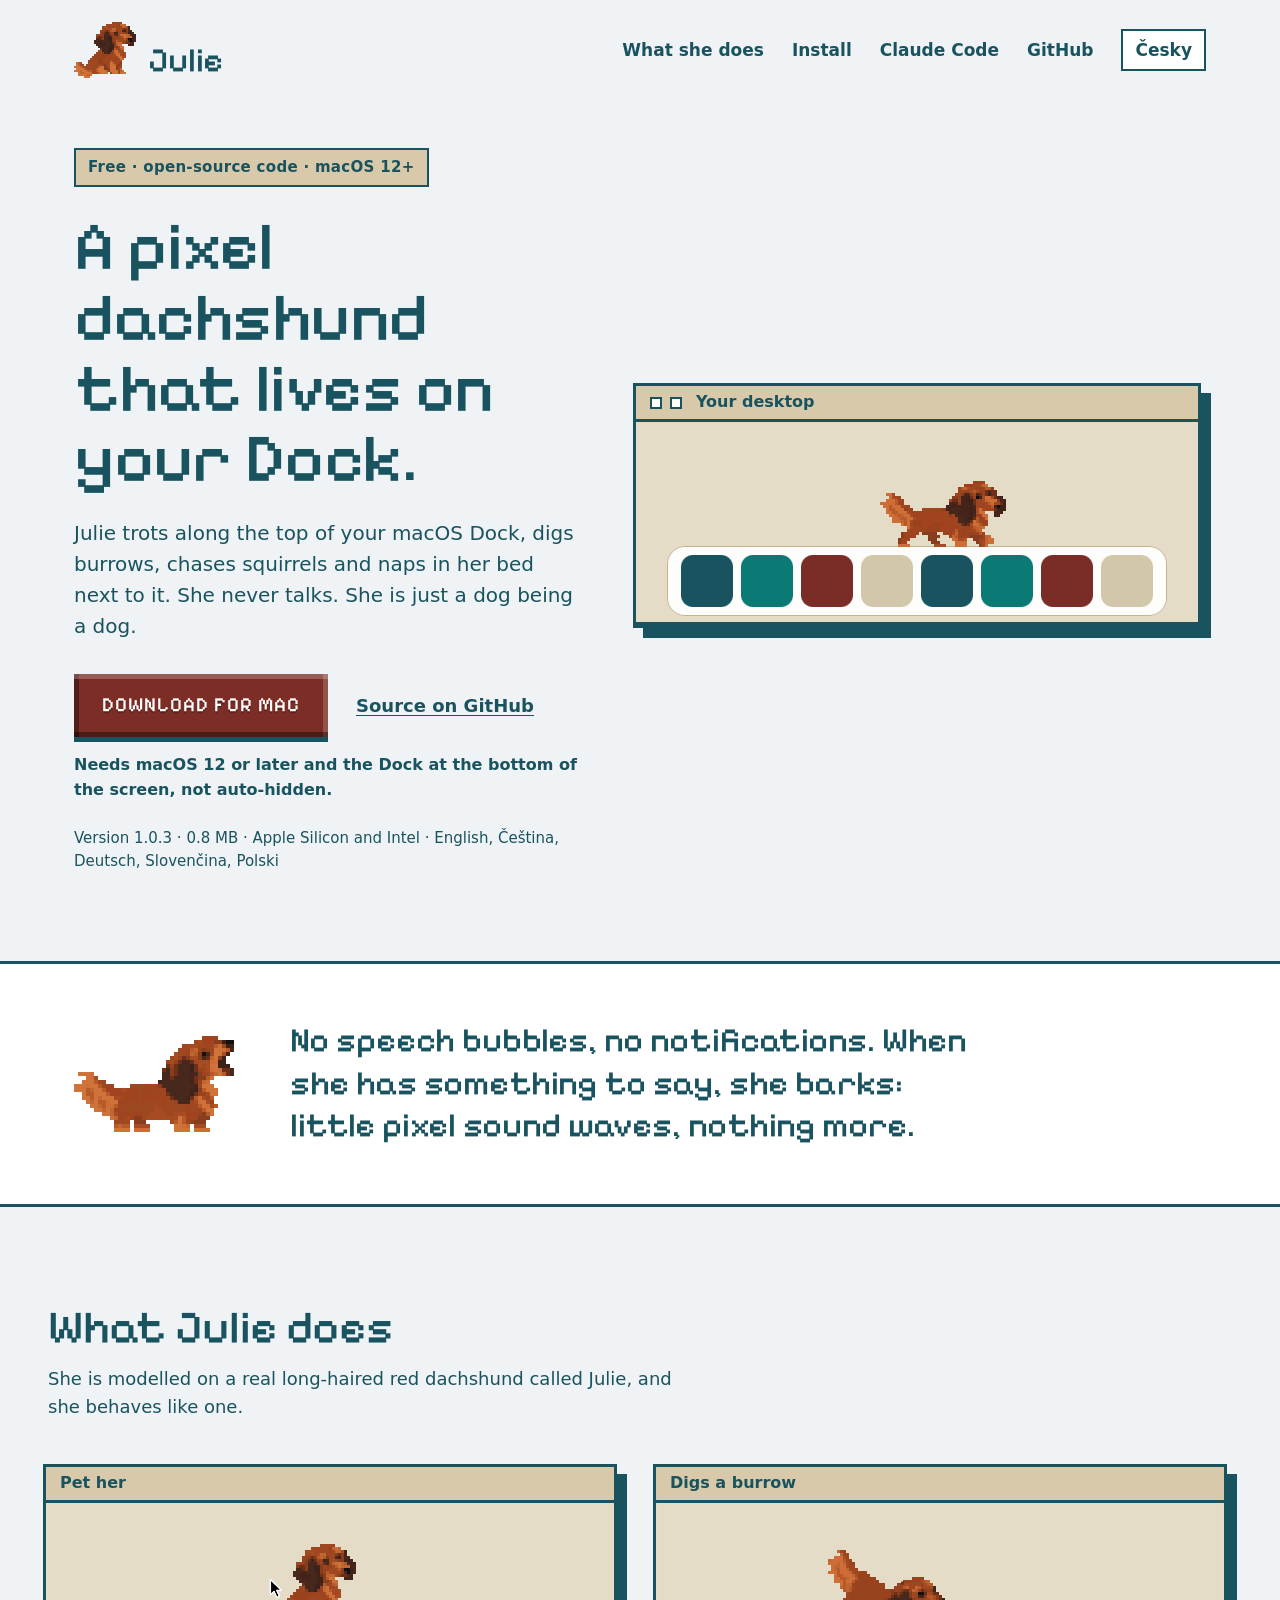
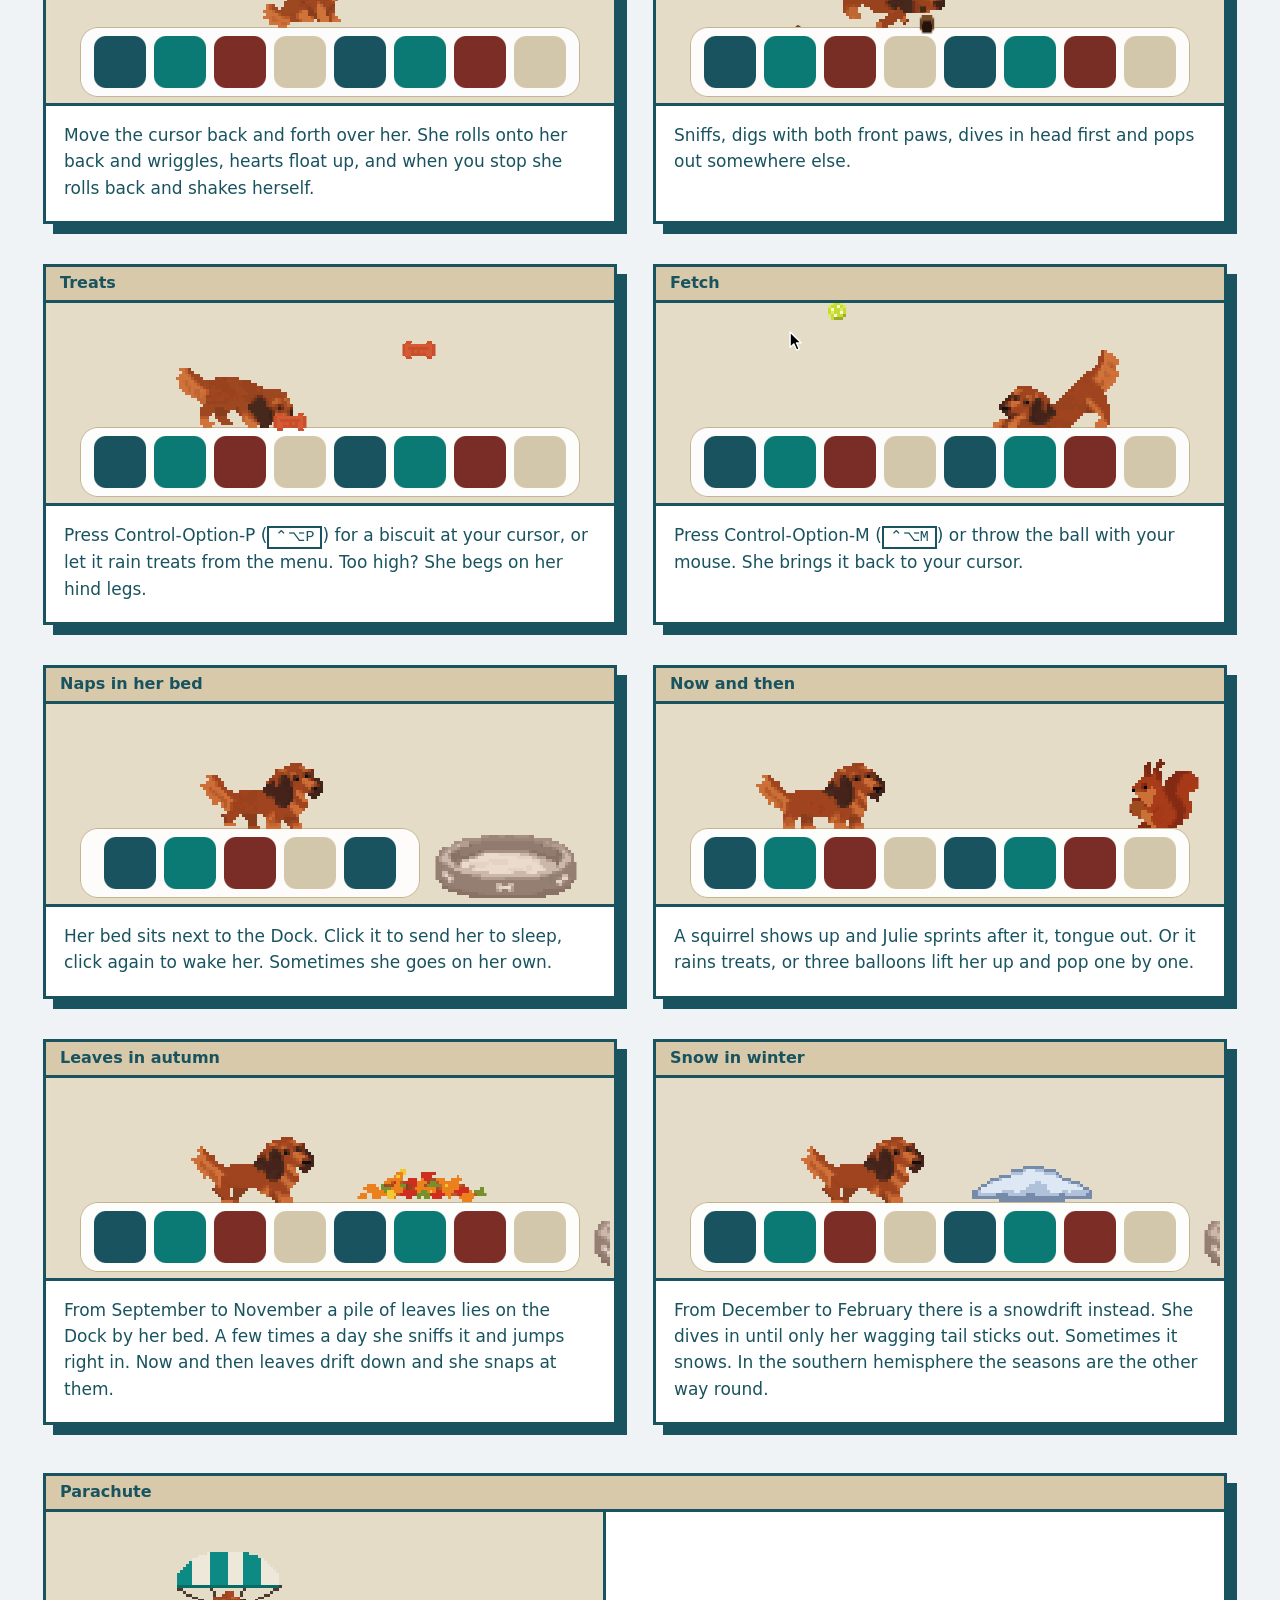
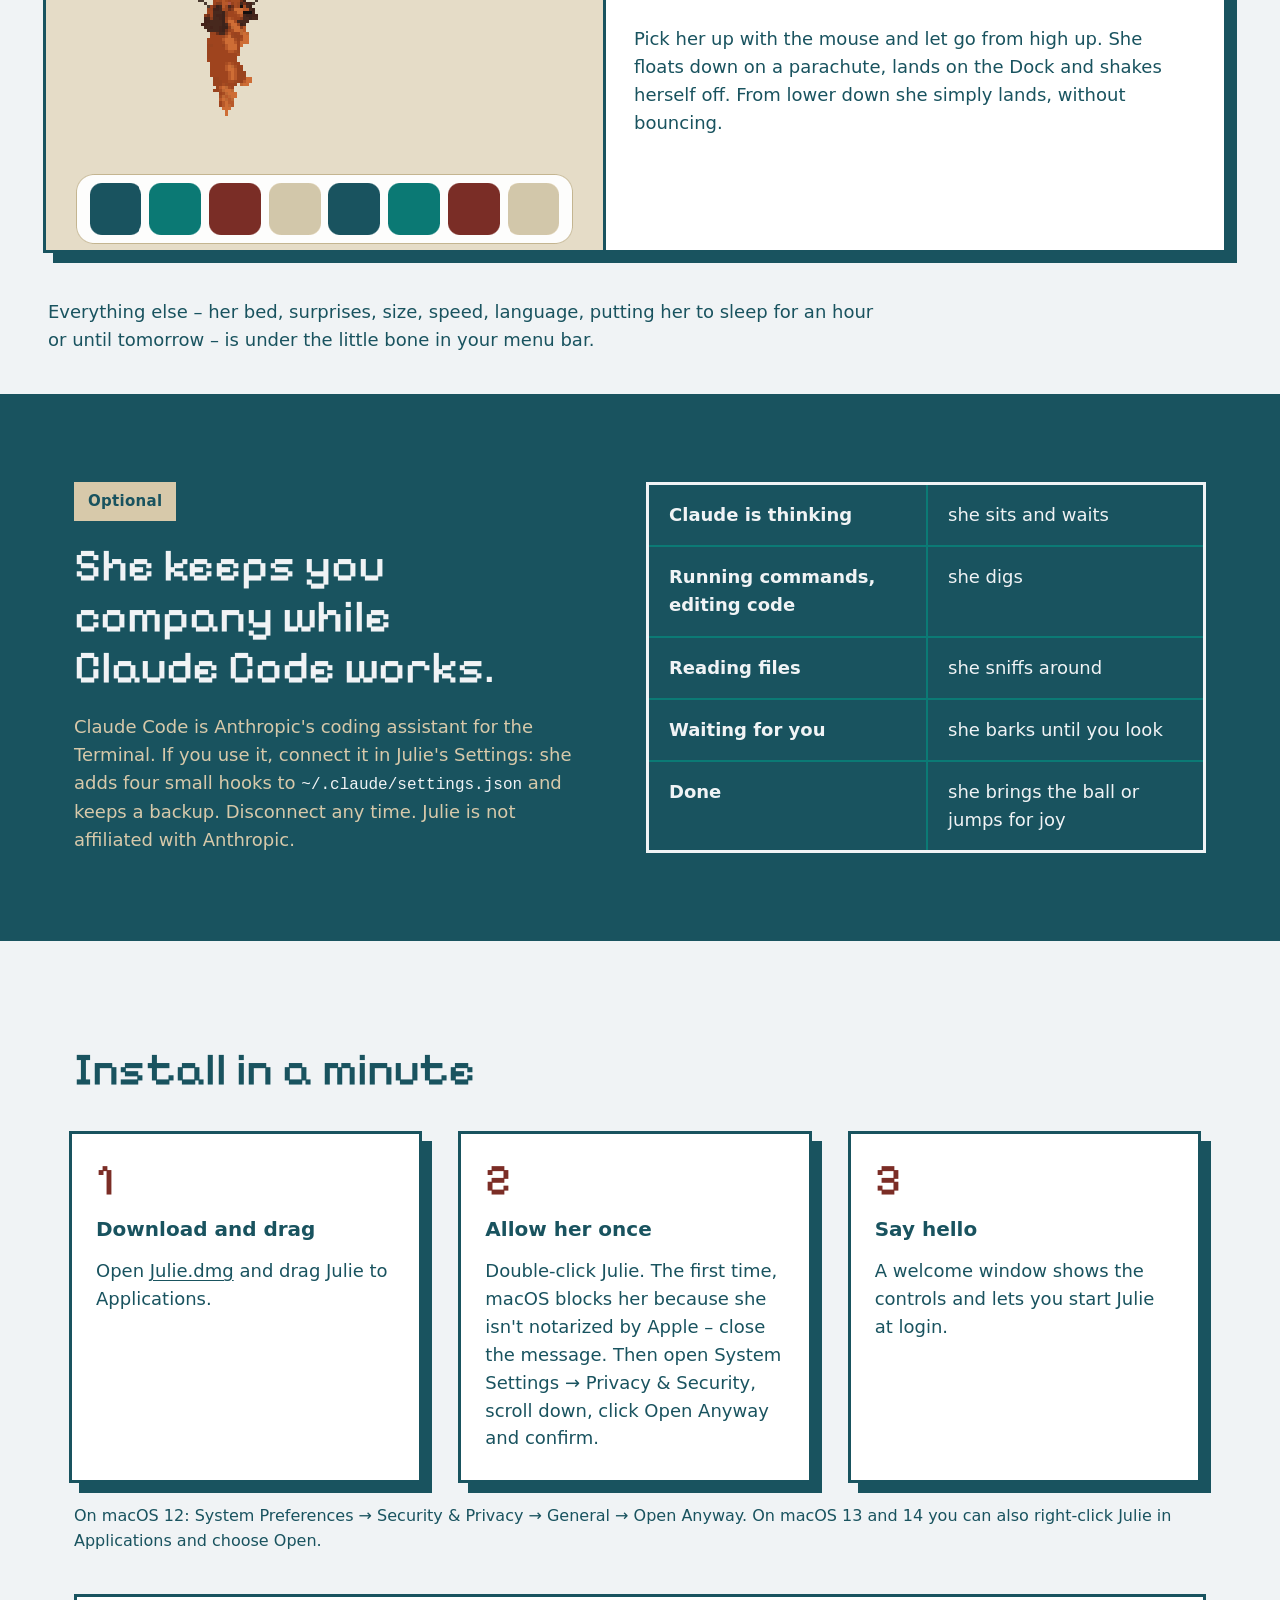
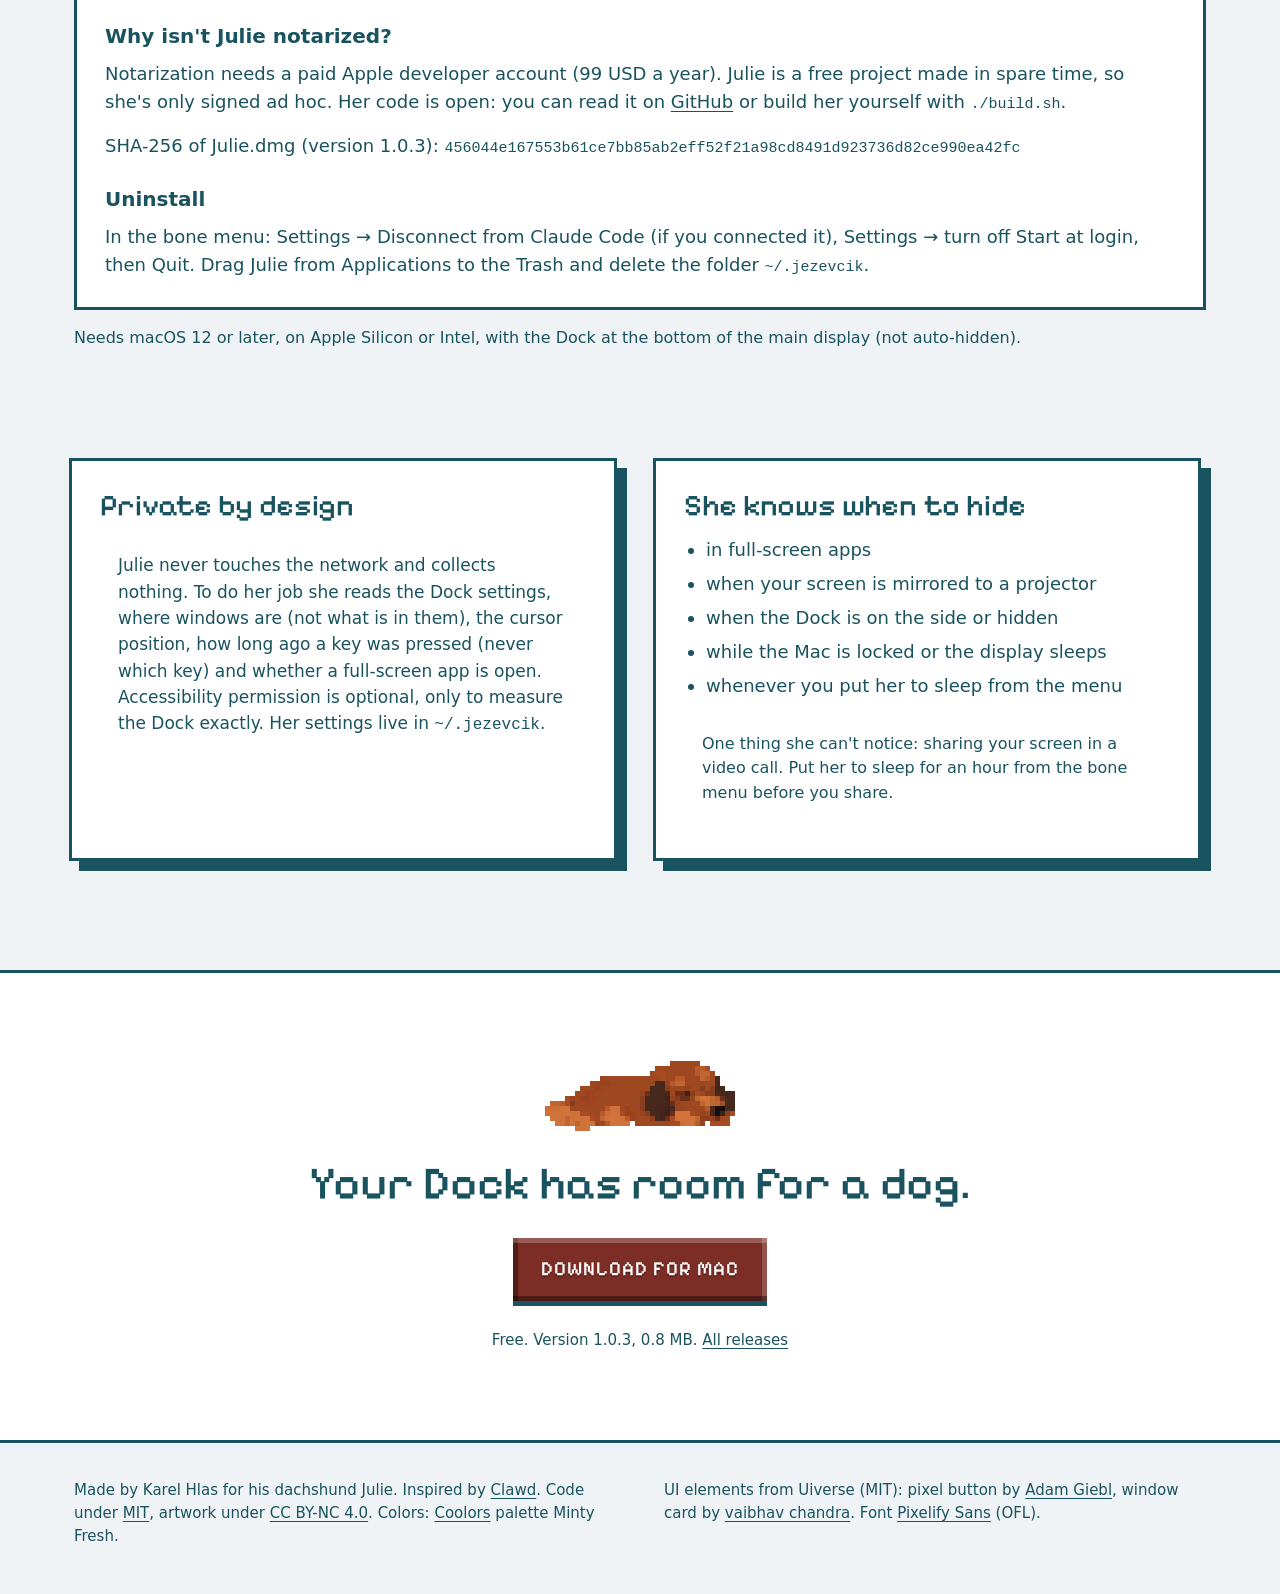
<file: docs/index.html>
<!doctype html>
<html lang="en">
<head>
<meta charset="utf-8">
<meta name="viewport" content="width=device-width, initial-scale=1">
<title>Julie – a free pixel dachshund desktop pet for your Mac Dock</title>
<meta name="description" content="Julie is a free desktop pet for macOS with open-source code: a pixel-art dachshund who walks on your Dock, digs burrows, fetches, chases squirrels and naps in her bed. Reacts to Claude Code. 0.8 MB, no network.">
<link rel="canonical" href="https://hlaska18.github.io/Julie/">
<link rel="alternate" hreflang="en" href="https://hlaska18.github.io/Julie/">
<link rel="alternate" hreflang="cs" href="https://hlaska18.github.io/Julie/cs/">
<link rel="alternate" hreflang="x-default" href="https://hlaska18.github.io/Julie/">
<meta name="theme-color" content="#F0F3F5">
<!-- ověření v Google Search Console a Bing Webmaster Tools (13. 10. 2026) – nemazat, jinak ověření zanikne -->
<meta name="google-site-verification" content="b3gBn9KOBmaV9OnDVO8tB5TjuzC4PPAw2UcH6f3WHR4">
<meta name="msvalidate.01" content="115015E867D61E48DB2F1C2B3B23E947">
<link rel="icon" type="image/png" sizes="32x32" href="img/favicon-32.png">
<link rel="apple-touch-icon" href="img/apple-touch-icon.png">
<meta property="og:type" content="website">
<meta property="og:site_name" content="Julie">
<meta property="og:title" content="Julie – a pixel dachshund that lives on your Dock">
<meta property="og:description" content="A free desktop pet for macOS. She walks on your Dock, digs burrows, fetches and naps in her bed. She never talks.">
<meta property="og:url" content="https://hlaska18.github.io/Julie/">
<meta property="og:image" content="https://hlaska18.github.io/Julie/img/og.png">
<meta property="og:image:width" content="1200">
<meta property="og:image:height" content="630">
<meta property="og:image:alt" content="Julie, a red pixel-art dachshund, standing on a Mac Dock">
<meta property="og:locale" content="en_US">
<meta property="og:locale:alternate" content="cs_CZ">
<meta name="twitter:card" content="summary_large_image">
<link rel="preload" href="fonts/PixelifySans-Medium.ttf" as="font" type="font/ttf" crossorigin>
<link rel="stylesheet" href="styl.css">
<script type="application/ld+json">
{
  "@context": "https://schema.org",
  "@type": "SoftwareApplication",
  "name": "Julie",
  "description": "A free pixel-art dachshund desktop pet with open-source code that walks on the macOS Dock.",
  "applicationCategory": "DesktopEnhancementApplication",
  "operatingSystem": "macOS 12 or later",
  "softwareVersion": "1.0.3",
  "fileSize": "0.8 MB",
  "downloadUrl": "https://github.com/hlaska18/Julie/releases/latest/download/Julie.dmg",
  "url": "https://hlaska18.github.io/Julie/",
  "image": "https://hlaska18.github.io/Julie/img/og.png",
  "screenshot": "https://hlaska18.github.io/Julie/ukazky/chuze.png",
  "inLanguage": ["en", "cs", "de", "sk", "pl"],
  "license": "https://opensource.org/licenses/MIT",
  "isAccessibleForFree": true,
  "offers": { "@type": "Offer", "price": "0", "priceCurrency": "USD" },
  "author": { "@type": "Person", "name": "Karel Hlas" }
}
</script>
</head>
<body>
<a class="skip" href="#main">Skip to content</a>

<header class="wrap top">
<a class="logo" href="./" aria-label="Julie – home">
<img class="px" src="img/sedi.png" alt="" width="62" height="56">
<span>Julie</span>
</a>
<nav class="nav" aria-label="Main">
<a href="#features">What she does</a>
<a href="#install">Install</a>
<a href="#claude-code">Claude Code</a>
<a href="https://github.com/hlaska18/Julie">GitHub</a>
<a class="lang" href="cs/" hreflang="cs" lang="cs">Česky</a>
</nav>
</header>

<main id="main">

<section class="wrap hero">
<div class="hero-text">
<p class="chip">Free · open-source code · macOS 12+</p>
<h1>A pixel dachshund that lives on your Dock.</h1>
<p class="lead">Julie trots along the top of your macOS Dock, digs burrows, chases squirrels and naps in her bed next to it. She never talks. She is just a dog being a dog.</p>
<p class="jen-mac">Julie is a Mac app. Open this page on your Mac to download her.</p>
<div class="actions">
<a class="px-btn" href="https://github.com/hlaska18/Julie/releases/latest/download/Julie.dmg">Download for Mac</a>
<a href="https://github.com/hlaska18/Julie"><b>Source on GitHub</b></a>
</div>
<p class="need">Needs macOS 12 or later and the Dock at the bottom of the screen, not auto-hidden.</p>
<p class="meta">Version 1.0.3 · 0.8 MB · Apple Silicon and Intel · English, Čeština, Deutsch, Slovenčina, Polski</p>
</div>
<div class="hero-art">
<div class="win">
<div class="bar"><i></i><i></i><span>Your desktop</span></div>
<div class="shot">
<picture>
<source srcset="ukazky/chuze.png" media="(prefers-reduced-motion: reduce)">
<img class="px" src="ukazky/chuze.gif" width="560" height="200" alt="Julie, a red pixel-art dachshund, walks along the top of the Dock, sniffs, barks, sits and stretches">
</picture>
</div>
</div>
</div>
</section>

<section class="strip" aria-label="She never talks">
<div class="wrap">
<img class="px" src="img/stekot.png" alt="" width="160" height="96">
<p>No speech bubbles, no notifications. When she has something to say, she barks: little pixel sound waves, nothing more.</p>
</div>
</section>

<section id="features" class="wrap wide features">
<h2>What Julie does</h2>
<p class="intro">She is modelled on a real long-haired red dachshund called Julie, and she behaves like one.</p>

<div class="grid2">
<article class="win">
<h3 class="bar">Pet her</h3>
<div class="shot">
<picture>
<source srcset="ukazky/hlazeni.png" media="(prefers-reduced-motion: reduce)">
<img class="px" src="ukazky/hlazeni.gif" width="560" height="200" loading="lazy" alt="The cursor strokes Julie's back; she rolls onto her back with her paws in the air, little hearts float up, and afterwards she gets up and shakes herself">
</picture>
</div>
<p>Move the cursor back and forth over her. She rolls onto her back and wriggles, hearts float up, and when you stop she rolls back and shakes herself.</p>
</article>

<article class="win">
<h3 class="bar">Digs a burrow</h3>
<div class="shot">
<picture>
<source srcset="ukazky/nora.png" media="(prefers-reduced-motion: reduce)">
<img class="px" src="ukazky/nora.gif" width="560" height="200" loading="lazy" alt="Julie sniffs the Dock, digs a hole, dives in head first and comes out of a new hole further along">
</picture>
</div>
<p>Sniffs, digs with both front paws, dives in head first and pops out somewhere else.</p>
</article>

<article class="win">
<h3 class="bar">Treats</h3>
<div class="shot">
<picture>
<source srcset="ukazky/pamlsky.png" media="(prefers-reduced-motion: reduce)">
<img class="px" src="ukazky/pamlsky.gif" width="560" height="200" loading="lazy" alt="Bone-shaped dog biscuits fall onto the Dock and Julie runs from one to the next, eating them">
</picture>
</div>
<p>Press Control-Option-P (<kbd>⌃⌥P</kbd>) for a biscuit at your cursor, or let it rain treats from the menu. Too high? She begs on her hind legs.</p>
</article>

<article class="win">
<h3 class="bar">Fetch</h3>
<div class="shot">
<picture>
<source srcset="ukazky/micek.png" media="(prefers-reduced-motion: reduce)">
<img class="px" src="ukazky/micek.gif" width="560" height="200" loading="lazy" alt="A tennis ball is thrown from the cursor; Julie bows to play, chases it and carries it back under the cursor">
</picture>
</div>
<p>Press Control-Option-M (<kbd>⌃⌥M</kbd>) or throw the ball with your mouse. She brings it back to your cursor.</p>
</article>

<article class="win">
<h3 class="bar">Naps in her bed</h3>
<div class="shot">
<picture>
<source srcset="ukazky/pelisek.png" media="(prefers-reduced-motion: reduce)">
<img class="px" src="ukazky/pelisek.gif" width="560" height="200" loading="lazy" alt="Julie walks to her bed next to the Dock, sniffs it, turns, jumps in, curls up and later hops out and stretches">
</picture>
</div>
<p>Her bed sits next to the Dock. Click it to send her to sleep, click again to wake her. Sometimes she goes on her own.</p>
</article>

<article class="win">
<h3 class="bar">Now and then</h3>
<div class="shot">
<picture>
<source srcset="ukazky/veverka.png" media="(prefers-reduced-motion: reduce)">
<img class="px" src="ukazky/veverka.gif" width="560" height="200" loading="lazy" alt="A squirrel appears at the end of the Dock; Julie barks and sprints after it with her tongue out">
</picture>
</div>
<p>A squirrel shows up and Julie sprints after it, tongue out. Or it rains treats, or three balloons lift her up and pop one by one.</p>
</article>

<article class="win">
<h3 class="bar">Leaves in autumn</h3>
<div class="shot">
<picture>
<source srcset="ukazky/listi.png" media="(prefers-reduced-motion: reduce)">
<img class="px" src="ukazky/listi.gif" width="560" height="200" loading="lazy" alt="Julie walks to a pile of colourful leaves on the Dock, sniffs it, jumps in so the leaves fly up, then hops out and shakes herself">
</picture>
</div>
<p>From September to November a pile of leaves lies on the Dock by her bed. A few times a day she sniffs it and jumps right in. Now and then leaves drift down and she snaps at them.</p>
</article>

<article class="win">
<h3 class="bar">Snow in winter</h3>
<div class="shot">
<picture>
<source srcset="ukazky/zavej.png" media="(prefers-reduced-motion: reduce)">
<img class="px" src="ukazky/zavej.gif" width="560" height="200" loading="lazy" alt="Julie dives head first into a snowdrift on the Dock until only her wagging tail sticks out, then climbs out and shakes off the snow">
</picture>
</div>
<p>From December to February there is a snowdrift instead. She dives in until only her wagging tail sticks out. Sometimes it snows. In the southern hemisphere the seasons are the other way round.</p>
</article>
</div>

<article class="win row">
<h3 class="bar">Parachute</h3>
<div class="inner">
<div class="shot">
<picture>
<source srcset="ukazky/padak.png" media="(prefers-reduced-motion: reduce)">
<img class="px" src="ukazky/padak.gif" width="560" height="340" loading="lazy" alt="Julie floats down on a striped parachute, lands on the Dock and shakes herself off">
</picture>
</div>
<p>Pick her up with the mouse and let go from high up. She floats down on a parachute, lands on the Dock and shakes herself off. From lower down she simply lands, without bouncing.</p>
</div>
</article>

<p class="menu-note">Everything else – her bed, surprises, size, speed, language, putting her to sleep for an hour or until tomorrow – is under the little bone in your menu bar.</p>
</section>

<section id="claude-code" class="claude">
<div class="wrap">
<div class="text">
<p class="chip">Optional</p>
<h2>She keeps you company while Claude Code works.</h2>
<p>Claude Code is Anthropic's coding assistant for the Terminal. If you use it, connect it in Julie's Settings: she adds four small hooks to <code>~/.claude/settings.json</code> and keeps a backup. Disconnect any time. Julie is not affiliated with Anthropic.</p>
</div>
<dl>
<dt>Claude is thinking</dt><dd>she sits and waits</dd>
<dt>Running commands, editing code</dt><dd>she digs</dd>
<dt>Reading files</dt><dd>she sniffs around</dd>
<dt>Waiting for you</dt><dd>she barks until you look</dd>
<dt>Done</dt><dd>she brings the ball or jumps for joy</dd>
</dl>
</div>
</section>

<section id="install" class="wrap install">
<h2>Install in a minute</h2>
<ol class="steps">
<li class="win"><b>1</b><strong>Download and drag</strong><span>Open <a href="https://github.com/hlaska18/Julie/releases/latest/download/Julie.dmg">Julie.dmg</a> and drag Julie to Applications.</span></li>
<li class="win"><b>2</b><strong>Allow her once</strong><span>Double-click Julie. The first time, macOS blocks her because she isn't notarized by Apple – close the message. Then open System Settings → Privacy &amp; Security, scroll down, click Open Anyway and confirm.</span></li>
<li class="win"><b>3</b><strong>Say hello</strong><span>A welcome window shows the controls and lets you start Julie at login.</span></li>
</ol>
<p class="small">On macOS 12: System Preferences → Security &amp; Privacy → General → Open Anyway. On macOS 13 and 14 you can also right-click Julie in Applications and choose Open.</p>
<div class="why">
<h3>Why isn't Julie notarized?</h3>
<p>Notarization needs a paid Apple developer account (99 USD a year). Julie is a free project made in spare time, so she's only signed ad hoc. Her code is open: you can read it on <a href="https://github.com/hlaska18/Julie">GitHub</a> or build her yourself with <code>./build.sh</code>.</p>
<p>SHA-256 of Julie.dmg (version 1.0.3): <code class="hash">456044e167553b61ce7bb85ab2eff52f21a98cd8491d923736d82ce990ea42fc</code></p>
<h3>Uninstall</h3>
<p>In the bone menu: Settings → Disconnect from Claude Code (if you connected it), Settings → turn off Start at login, then Quit. Drag Julie from Applications to the Trash and delete the folder <code>~/.jezevcik</code>.</p>
</div>
<p class="small">Needs macOS 12 or later, on Apple Silicon or Intel, with the Dock at the bottom of the main display (not auto-hidden).</p>
</section>

<section class="wrap facts" aria-label="Privacy and hiding">
<div class="win">
<h2>Private by design</h2>
<p>Julie never touches the network and collects nothing. To do her job she reads the Dock settings, where windows are (not what is in them), the cursor position, how long ago a key was pressed (never which key) and whether a full-screen app is open. Accessibility permission is optional, only to measure the Dock exactly. Her settings live in <code>~/.jezevcik</code>.</p>
</div>
<div class="win">
<h2>She knows when to hide</h2>
<ul>
<li>in full-screen apps</li>
<li>when your screen is mirrored to a projector</li>
<li>when the Dock is on the side or hidden</li>
<li>while the Mac is locked or the display sleeps</li>
<li>whenever you put her to sleep from the menu</li>
</ul>
<p class="cant">One thing she can't notice: sharing your screen in a video call. Put her to sleep for an hour from the bone menu before you share.</p>
</div>
</section>

<section class="final" aria-labelledby="final">
<div class="wrap">
<img class="px" src="img/spi.png" alt="" width="190" height="70">
<h2 id="final">Your Dock has room for a dog.</h2>
<a class="px-btn" href="https://github.com/hlaska18/Julie/releases/latest/download/Julie.dmg">Download for Mac</a>
<p>Free. Version 1.0.3, 0.8 MB. <a href="https://github.com/hlaska18/Julie/releases">All releases</a></p>
</div>
</section>

</main>

<footer>
<div class="wrap">
<p>Made by Karel Hlas for his dachshund Julie. Inspired by <a href="https://github.com/zlaxrr/clawd-pet">Clawd</a>. Code under <a href="https://github.com/hlaska18/Julie/blob/main/LICENSE">MIT</a>, artwork under <a href="https://github.com/hlaska18/Julie/blob/main/art/LICENSE">CC BY-NC 4.0</a>. Colors: <a href="https://coolors.co">Coolors</a> palette Minty Fresh.</p>
<p>UI elements from Uiverse (MIT): pixel button by <a href="https://uiverse.io/adamgiebl/young-crab-50">Adam Giebl</a>, window card by <a href="https://uiverse.io/vaibhavchandranv/swift-ladybug-51">vaibhav chandra</a>. Font <a href="https://github.com/eifetx/Pixelify-Sans">Pixelify Sans</a> (OFL).</p>
</div>
</footer>
</body>
</html>
</file>
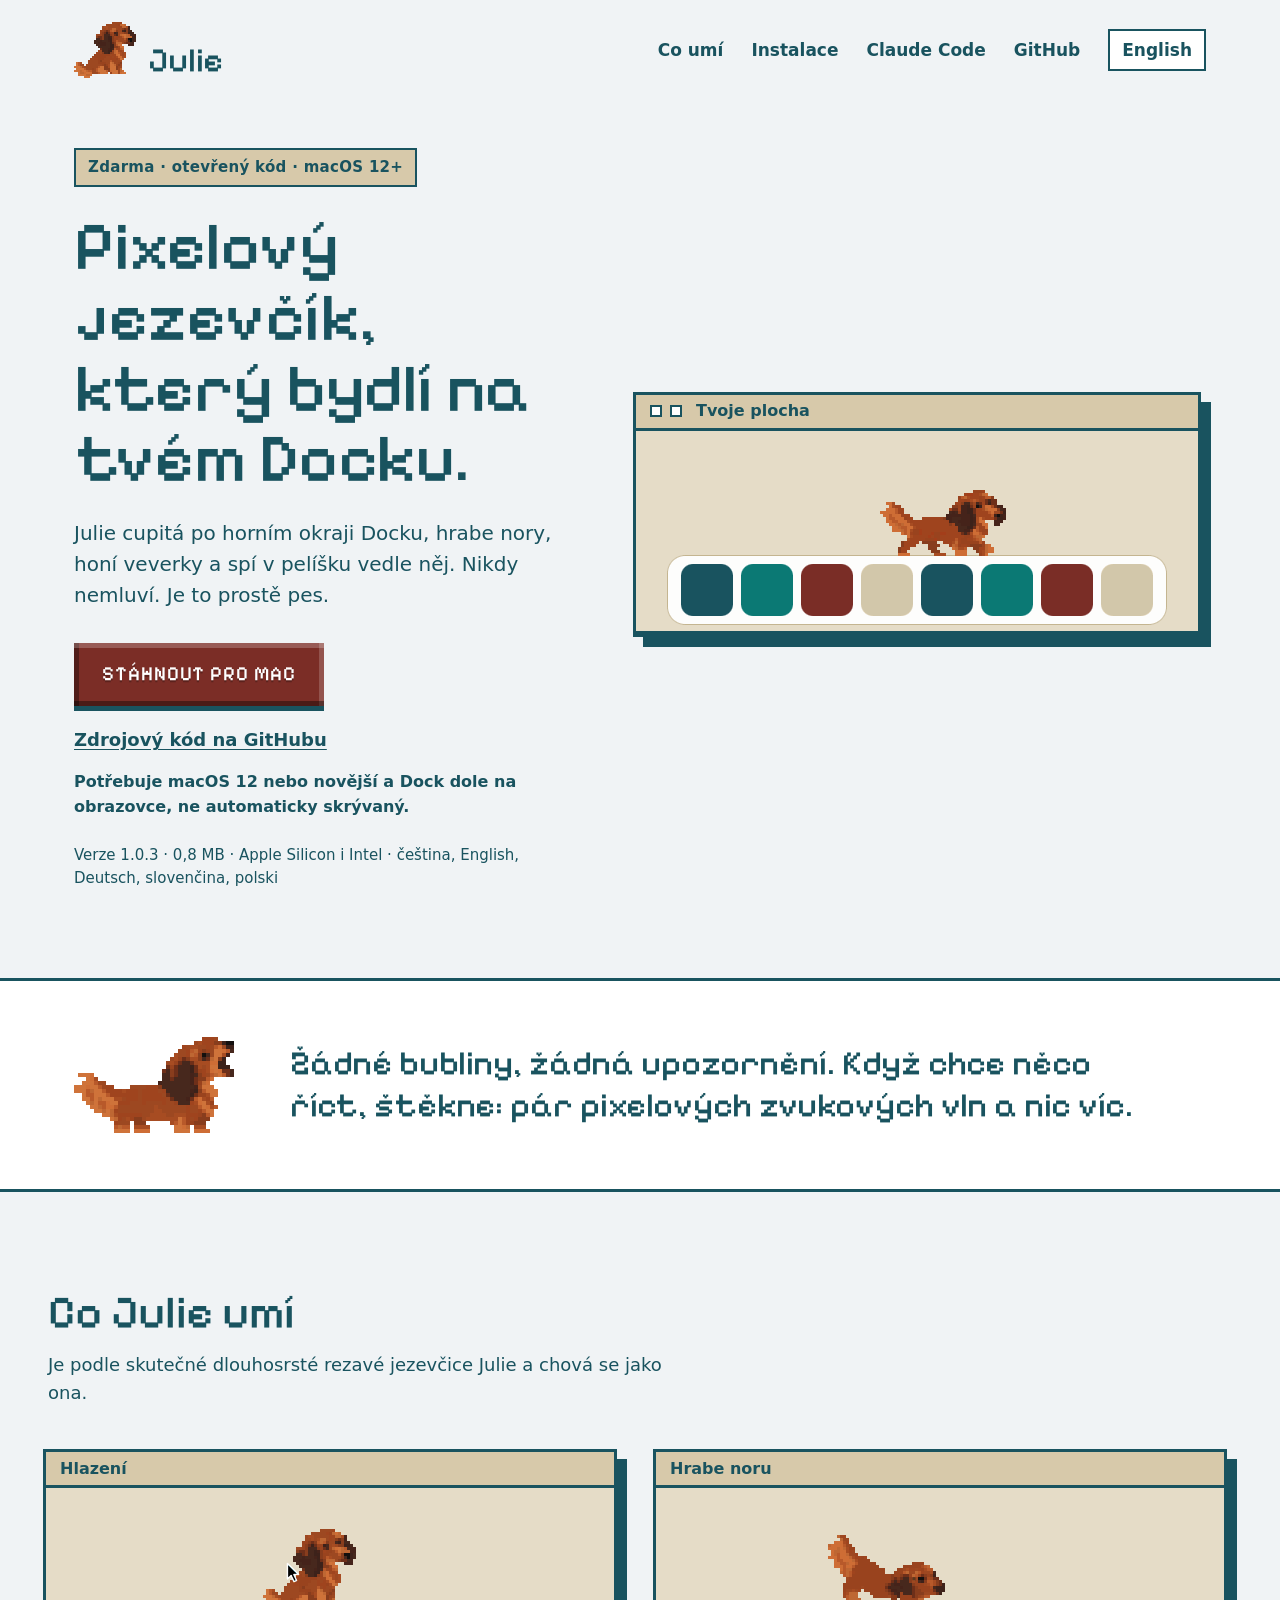
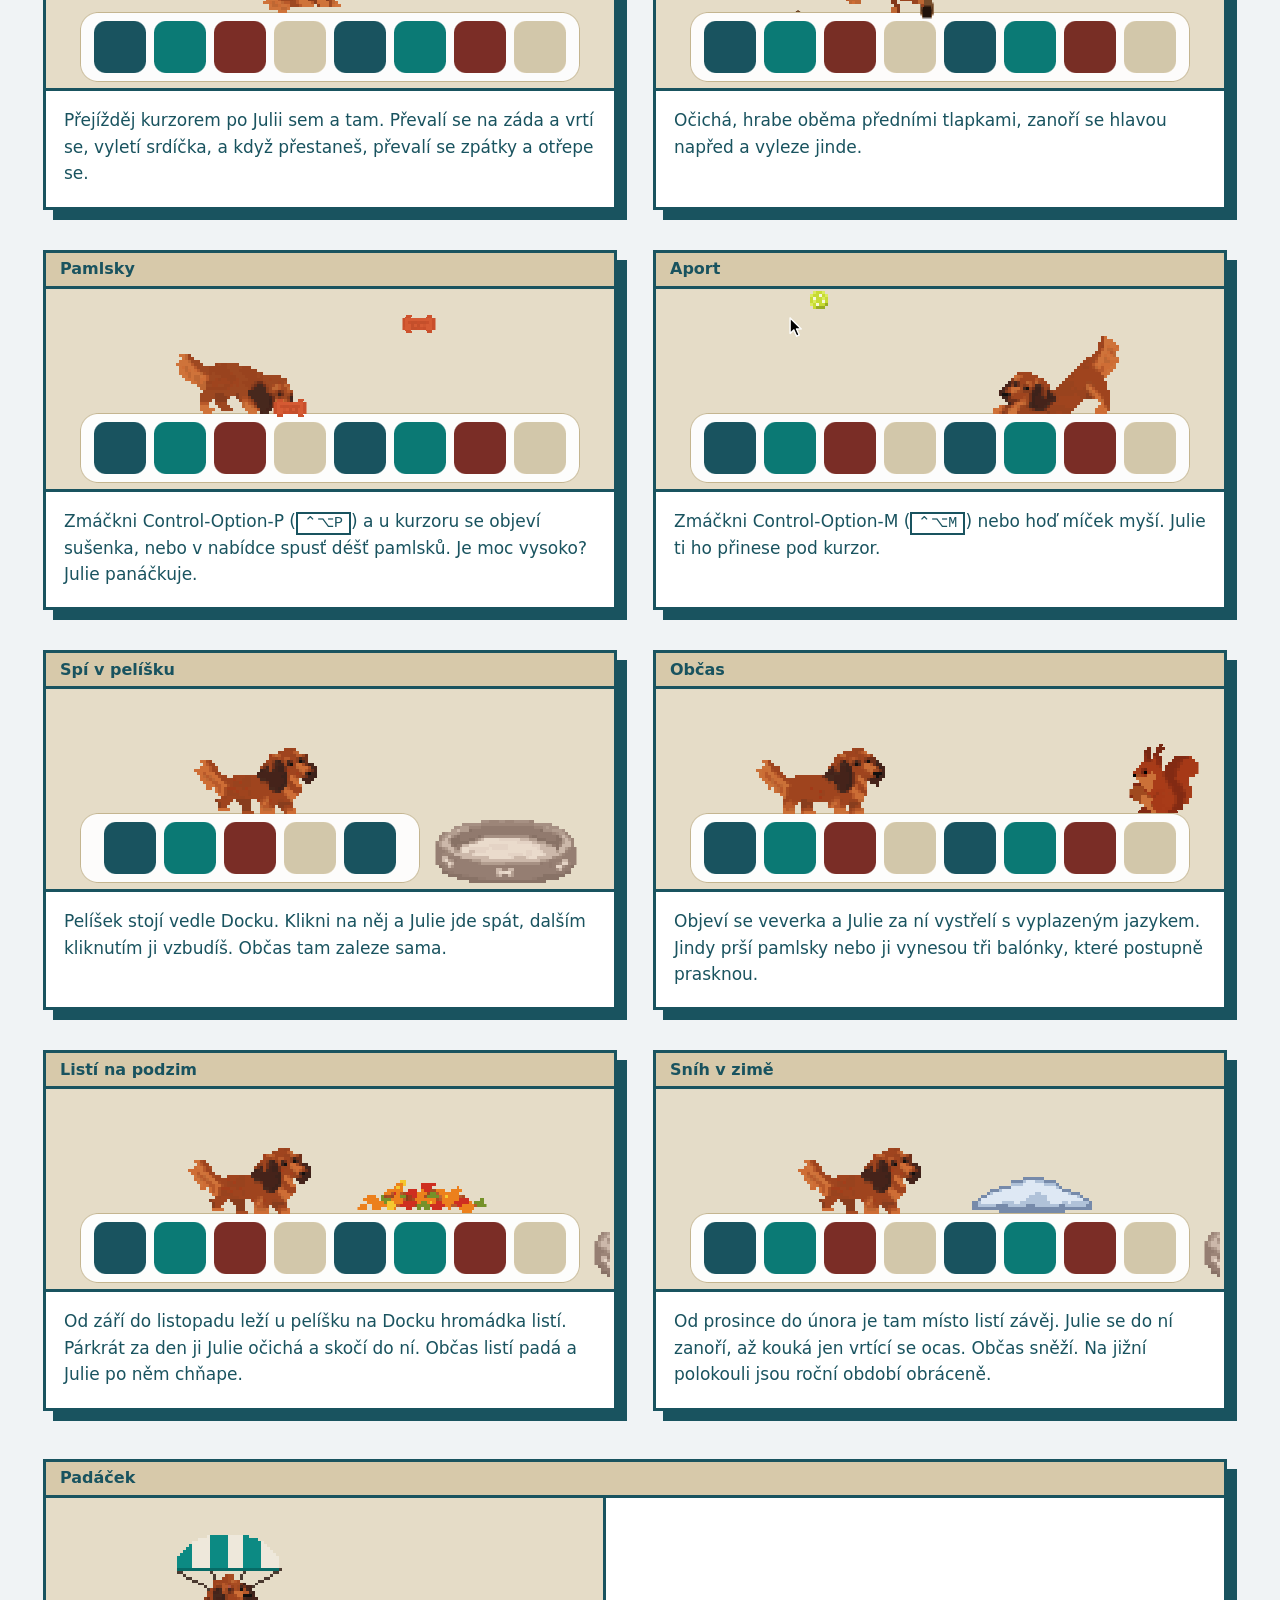
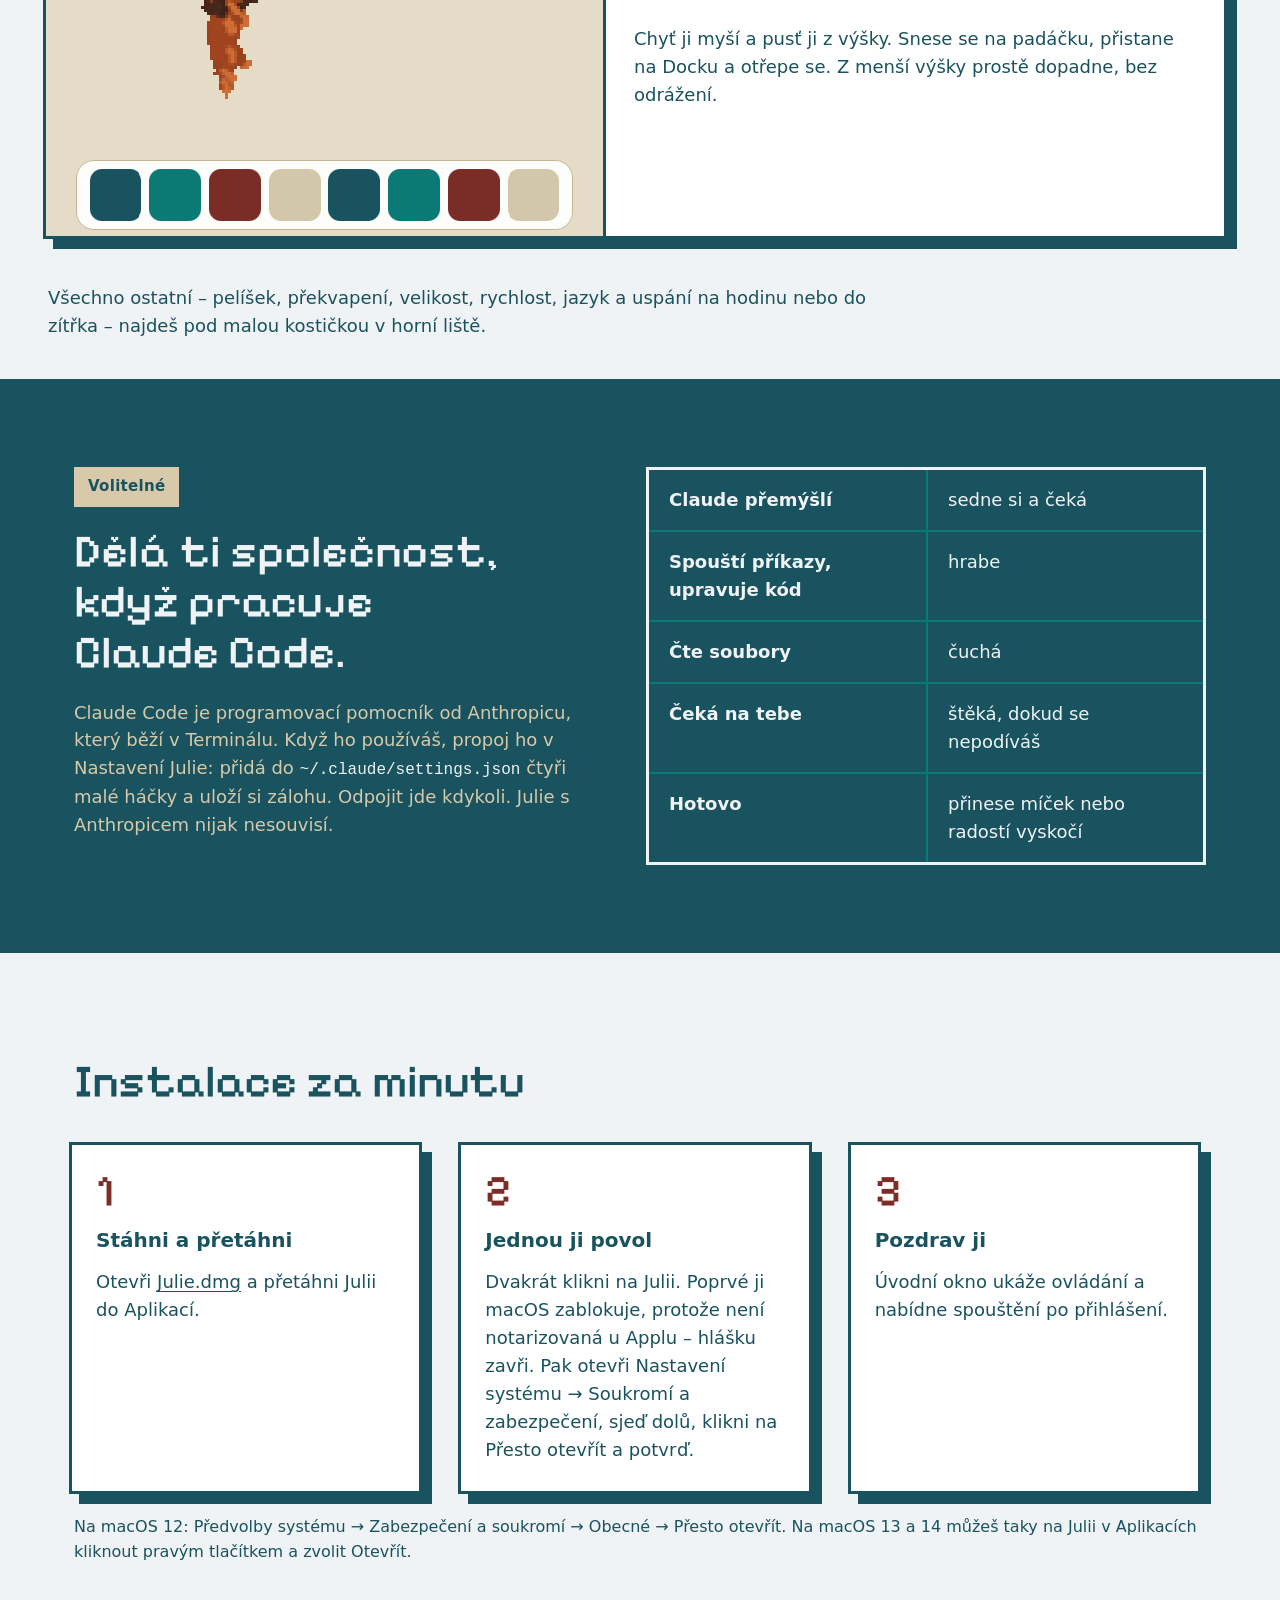
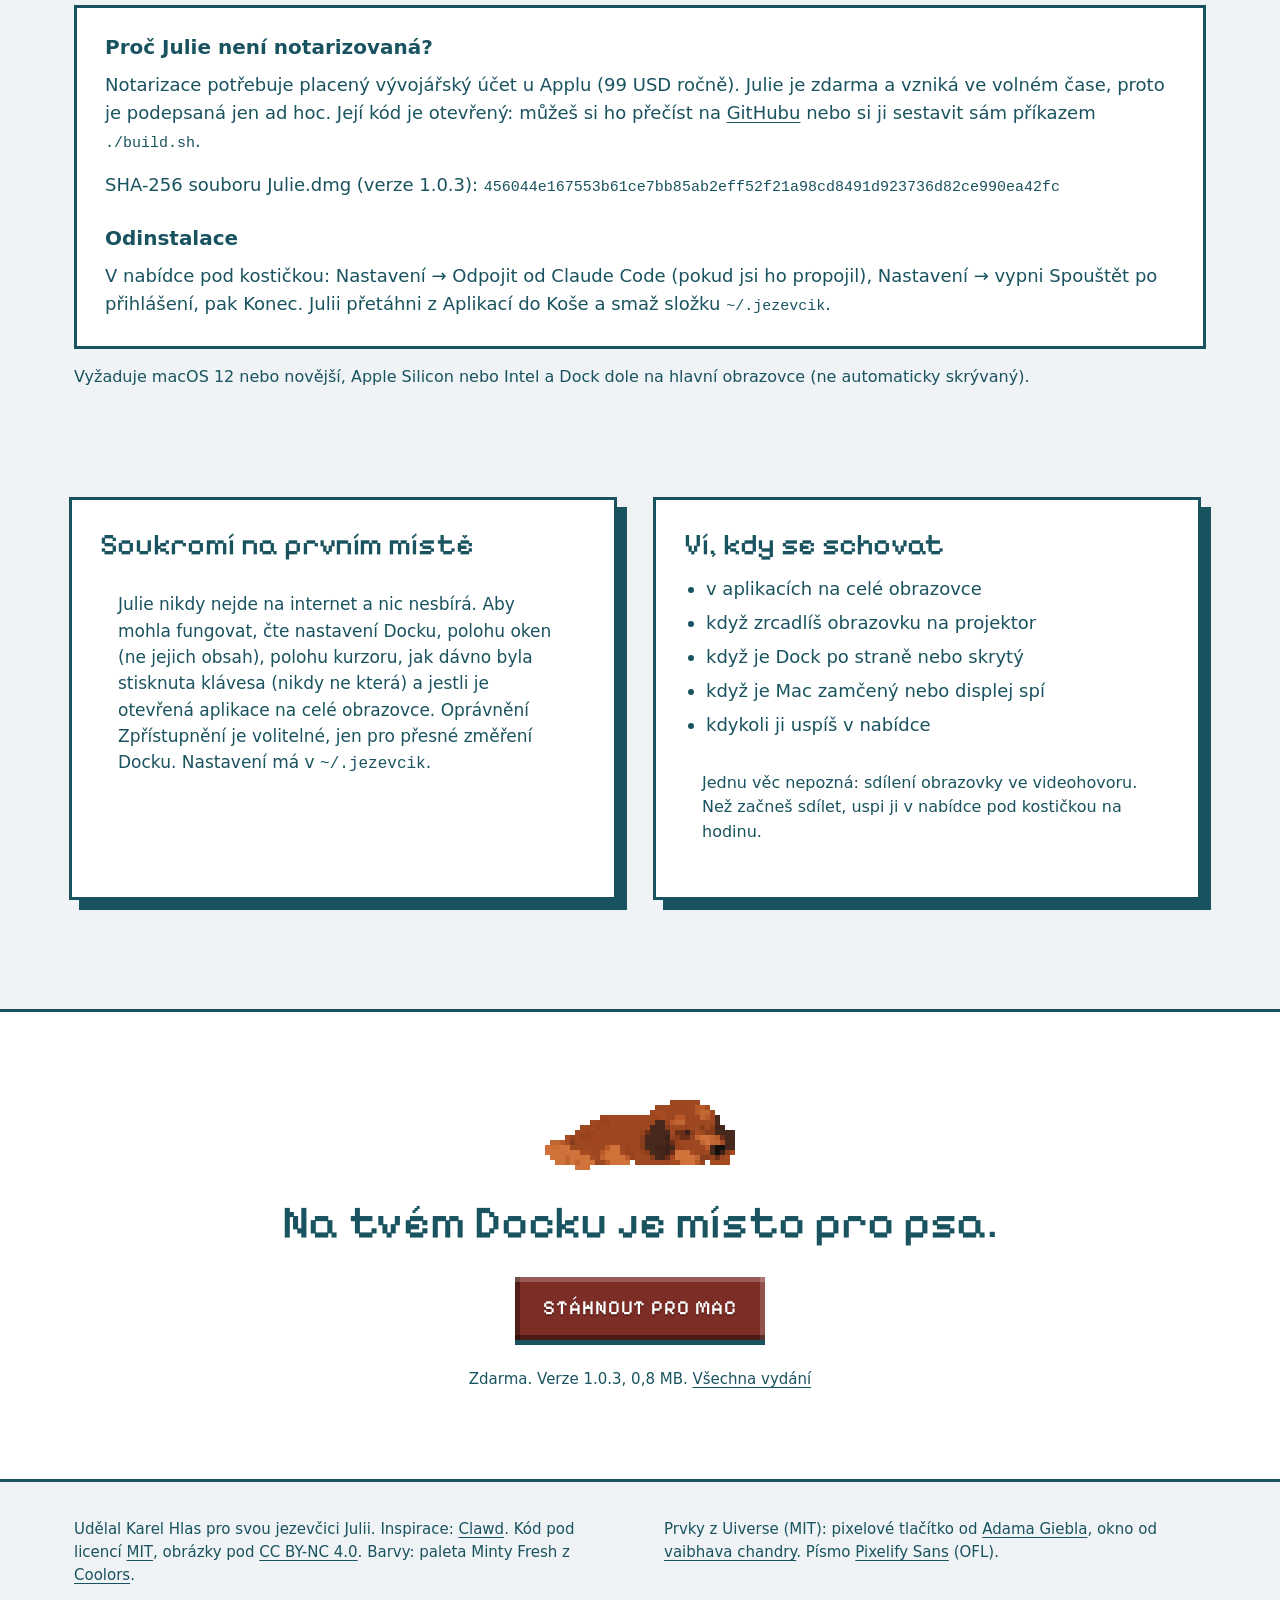
<file: docs/cs/index.html>
<!doctype html>
<html lang="cs">
<head>
<meta charset="utf-8">
<meta name="viewport" content="width=device-width, initial-scale=1">
<title>Julie – pixelový jezevčík na Dock tvého Macu, zdarma</title>
<meta name="description" content="Julie je desktopový mazlíček pro macOS zdarma a s otevřeným kódem: pixelová jezevčice, která chodí po Docku, hrabe nory, aportuje, honí veverky a spí v pelíšku. Reaguje na Claude Code. 0,8 MB, bez internetu.">
<link rel="canonical" href="https://hlaska18.github.io/Julie/cs/">
<link rel="alternate" hreflang="en" href="https://hlaska18.github.io/Julie/">
<link rel="alternate" hreflang="cs" href="https://hlaska18.github.io/Julie/cs/">
<link rel="alternate" hreflang="x-default" href="https://hlaska18.github.io/Julie/">
<meta name="theme-color" content="#F0F3F5">
<link rel="icon" type="image/png" sizes="32x32" href="../img/favicon-32.png">
<link rel="apple-touch-icon" href="../img/apple-touch-icon.png">
<meta property="og:type" content="website">
<meta property="og:site_name" content="Julie">
<meta property="og:title" content="Julie – pixelový jezevčík, který bydlí na tvém Docku">
<meta property="og:description" content="Desktopový mazlíček pro macOS zdarma. Chodí po Docku, hrabe nory, aportuje a spí v pelíšku. Nikdy nemluví.">
<meta property="og:url" content="https://hlaska18.github.io/Julie/cs/">
<meta property="og:image" content="https://hlaska18.github.io/Julie/img/og-cs.png">
<meta property="og:image:width" content="1200">
<meta property="og:image:height" content="630">
<meta property="og:image:alt" content="Julie, rezavá pixelová jezevčice, stojí na Docku Macu">
<meta property="og:locale" content="cs_CZ">
<meta property="og:locale:alternate" content="en_US">
<meta name="twitter:card" content="summary_large_image">
<link rel="preload" href="../fonts/PixelifySans-Medium.ttf" as="font" type="font/ttf" crossorigin>
<link rel="stylesheet" href="../styl.css">
<script type="application/ld+json">
{
  "@context": "https://schema.org",
  "@type": "SoftwareApplication",
  "name": "Julie",
  "description": "Desktopový mazlíček pro macOS zdarma, s otevřeným kódem: pixelová jezevčice, která chodí po Docku.",
  "applicationCategory": "DesktopEnhancementApplication",
  "operatingSystem": "macOS 12 nebo novější",
  "softwareVersion": "1.0.3",
  "fileSize": "0,8 MB",
  "downloadUrl": "https://github.com/hlaska18/Julie/releases/latest/download/Julie.dmg",
  "url": "https://hlaska18.github.io/Julie/cs/",
  "image": "https://hlaska18.github.io/Julie/img/og-cs.png",
  "screenshot": "https://hlaska18.github.io/Julie/ukazky/chuze.png",
  "inLanguage": ["cs", "en", "de", "sk", "pl"],
  "license": "https://opensource.org/licenses/MIT",
  "isAccessibleForFree": true,
  "offers": { "@type": "Offer", "price": "0", "priceCurrency": "CZK" },
  "author": { "@type": "Person", "name": "Karel Hlas" }
}
</script>
</head>
<body>
<a class="skip" href="#main">Přeskočit na obsah</a>

<header class="wrap top">
<a class="logo" href="./" aria-label="Julie – úvod">
<img class="px" src="../img/sedi.png" alt="" width="62" height="56">
<span>Julie</span>
</a>
<nav class="nav" aria-label="Hlavní">
<a href="#co-umi">Co umí</a>
<a href="#instalace">Instalace</a>
<a href="#claude-code">Claude Code</a>
<a href="https://github.com/hlaska18/Julie">GitHub</a>
<a class="lang" href="../" hreflang="en" lang="en">English</a>
</nav>
</header>

<main id="main">

<section class="wrap hero">
<div class="hero-text">
<p class="chip">Zdarma · otevřený kód · macOS 12+</p>
<h1>Pixelový jezevčík, který bydlí na tvém Docku.</h1>
<p class="lead">Julie cupitá po horním okraji Docku, hrabe nory, honí veverky a spí v pelíšku vedle něj. Nikdy nemluví. Je to prostě pes.</p>
<p class="jen-mac">Julie je aplikace pro Mac. Otevři si tuhle stránku na Macu a stáhni si ji tam.</p>
<div class="actions">
<a class="px-btn" href="https://github.com/hlaska18/Julie/releases/latest/download/Julie.dmg">Stáhnout pro Mac</a>
<a href="https://github.com/hlaska18/Julie"><b>Zdrojový kód na GitHubu</b></a>
</div>
<p class="need">Potřebuje macOS 12 nebo novější a Dock dole na obrazovce, ne automaticky skrývaný.</p>
<p class="meta">Verze 1.0.3 · 0,8 MB · Apple Silicon i Intel · čeština, English, Deutsch, slovenčina, polski</p>
</div>
<div class="hero-art">
<div class="win">
<div class="bar"><i></i><i></i><span>Tvoje plocha</span></div>
<div class="shot">
<picture>
<source srcset="../ukazky/chuze.png" media="(prefers-reduced-motion: reduce)">
<img class="px" src="../ukazky/chuze.gif" width="560" height="200" alt="Julie, rezavá pixelová jezevčice, jde po horním okraji Docku, čuchá, štěká, sedne si a protáhne se">
</picture>
</div>
</div>
</div>
</section>

<section class="strip" aria-label="Nikdy nemluví">
<div class="wrap">
<img class="px" src="../img/stekot.png" alt="" width="160" height="96">
<p>Žádné bubliny, žádná upozornění. Když chce něco říct, štěkne: pár pixelových zvukových vln a nic víc.</p>
</div>
</section>

<section id="co-umi" class="wrap wide features">
<h2>Co Julie umí</h2>
<p class="intro">Je podle skutečné dlouhosrsté rezavé jezevčice Julie a chová se jako ona.</p>

<div class="grid2">
<article class="win">
<h3 class="bar">Hlazení</h3>
<div class="shot">
<picture>
<source srcset="../ukazky/hlazeni.png" media="(prefers-reduced-motion: reduce)">
<img class="px" src="../ukazky/hlazeni.gif" width="560" height="200" loading="lazy" alt="Kurzor hladí Julii po hřbetě; převalí se na záda s tlapkami nahoru, vyletí srdíčka a pak vstane a otřepe se">
</picture>
</div>
<p>Přejížděj kurzorem po Julii sem a tam. Převalí se na záda a vrtí se, vyletí srdíčka, a když přestaneš, převalí se zpátky a otřepe se.</p>
</article>

<article class="win">
<h3 class="bar">Hrabe noru</h3>
<div class="shot">
<picture>
<source srcset="../ukazky/nora.png" media="(prefers-reduced-motion: reduce)">
<img class="px" src="../ukazky/nora.gif" width="560" height="200" loading="lazy" alt="Julie očichá Dock, vyhrabe díru, zanoří se hlavou napřed a vyleze novou dírou kus dál">
</picture>
</div>
<p>Očichá, hrabe oběma předními tlapkami, zanoří se hlavou napřed a vyleze jinde.</p>
</article>

<article class="win">
<h3 class="bar">Pamlsky</h3>
<div class="shot">
<picture>
<source srcset="../ukazky/pamlsky.png" media="(prefers-reduced-motion: reduce)">
<img class="px" src="../ukazky/pamlsky.gif" width="560" height="200" loading="lazy" alt="Na Dock padají psí sušenky ve tvaru kosti a Julie běhá od jedné ke druhé a sní je">
</picture>
</div>
<p>Zmáčkni Control-Option-P (<kbd>⌃⌥P</kbd>) a u kurzoru se objeví sušenka, nebo v nabídce spusť déšť pamlsků. Je moc vysoko? Julie panáčkuje.</p>
</article>

<article class="win">
<h3 class="bar">Aport</h3>
<div class="shot">
<picture>
<source srcset="../ukazky/micek.png" media="(prefers-reduced-motion: reduce)">
<img class="px" src="../ukazky/micek.gif" width="560" height="200" loading="lazy" alt="Od kurzoru letí tenisák; Julie se ukloní ke hře, doběhne ho a donese zpátky pod kurzor">
</picture>
</div>
<p>Zmáčkni Control-Option-M (<kbd>⌃⌥M</kbd>) nebo hoď míček myší. Julie ti ho přinese pod kurzor.</p>
</article>

<article class="win">
<h3 class="bar">Spí v pelíšku</h3>
<div class="shot">
<picture>
<source srcset="../ukazky/pelisek.png" media="(prefers-reduced-motion: reduce)">
<img class="px" src="../ukazky/pelisek.gif" width="560" height="200" loading="lazy" alt="Julie dojde k pelíšku vedle Docku, očichá ho, otočí se, skočí dovnitř, stočí se do klubíčka a pak vyskočí a protáhne se">
</picture>
</div>
<p>Pelíšek stojí vedle Docku. Klikni na něj a Julie jde spát, dalším kliknutím ji vzbudíš. Občas tam zaleze sama.</p>
</article>

<article class="win">
<h3 class="bar">Občas</h3>
<div class="shot">
<picture>
<source srcset="../ukazky/veverka.png" media="(prefers-reduced-motion: reduce)">
<img class="px" src="../ukazky/veverka.gif" width="560" height="200" loading="lazy" alt="Na konci Docku se objeví veverka; Julie štěkne a vystřelí za ní s vyplazeným jazykem">
</picture>
</div>
<p>Objeví se veverka a Julie za ní vystřelí s vyplazeným jazykem. Jindy prší pamlsky nebo ji vynesou tři balónky, které postupně prasknou.</p>
</article>

<article class="win">
<h3 class="bar">Listí na podzim</h3>
<div class="shot">
<picture>
<source srcset="../ukazky/listi.png" media="(prefers-reduced-motion: reduce)">
<img class="px" src="../ukazky/listi.gif" width="560" height="200" loading="lazy" alt="Julie dojde k hromádce barevného listí na Docku, očichá ji a skočí do ní, listí se rozletí; pak vyskočí a otřepe se">
</picture>
</div>
<p>Od září do listopadu leží u pelíšku na Docku hromádka listí. Párkrát za den ji Julie očichá a skočí do ní. Občas listí padá a Julie po něm chňape.</p>
</article>

<article class="win">
<h3 class="bar">Sníh v zimě</h3>
<div class="shot">
<picture>
<source srcset="../ukazky/zavej.png" media="(prefers-reduced-motion: reduce)">
<img class="px" src="../ukazky/zavej.gif" width="560" height="200" loading="lazy" alt="Julie se zanoří hlavou napřed do závěje na Docku, až kouká jen vrtící se ocas; pak vyleze a otřepe sníh">
</picture>
</div>
<p>Od prosince do února je tam místo listí závěj. Julie se do ní zanoří, až kouká jen vrtící se ocas. Občas sněží. Na jižní polokouli jsou roční období obráceně.</p>
</article>
</div>

<article class="win row">
<h3 class="bar">Padáček</h3>
<div class="inner">
<div class="shot">
<picture>
<source srcset="../ukazky/padak.png" media="(prefers-reduced-motion: reduce)">
<img class="px" src="../ukazky/padak.gif" width="560" height="340" loading="lazy" alt="Julie se snáší na pruhovaném padáčku, přistane na Docku a otřepe se">
</picture>
</div>
<p>Chyť ji myší a pusť ji z výšky. Snese se na padáčku, přistane na Docku a otřepe se. Z menší výšky prostě dopadne, bez odrážení.</p>
</div>
</article>

<p class="menu-note">Všechno ostatní – pelíšek, překvapení, velikost, rychlost, jazyk a uspání na hodinu nebo do zítřka – najdeš pod malou kostičkou v horní liště.</p>
</section>

<section id="claude-code" class="claude">
<div class="wrap">
<div class="text">
<p class="chip">Volitelné</p>
<h2>Dělá ti společnost, když pracuje Claude Code.</h2>
<p>Claude Code je programovací pomocník od Anthropicu, který běží v Terminálu. Když ho používáš, propoj ho v Nastavení Julie: přidá do <code>~/.claude/settings.json</code> čtyři malé háčky a uloží si zálohu. Odpojit jde kdykoli. Julie s Anthropicem nijak nesouvisí.</p>
</div>
<dl>
<dt>Claude přemýšlí</dt><dd>sedne si a čeká</dd>
<dt>Spouští příkazy, upravuje kód</dt><dd>hrabe</dd>
<dt>Čte soubory</dt><dd>čuchá</dd>
<dt>Čeká na tebe</dt><dd>štěká, dokud se nepodíváš</dd>
<dt>Hotovo</dt><dd>přinese míček nebo radostí vyskočí</dd>
</dl>
</div>
</section>

<section id="instalace" class="wrap install">
<h2>Instalace za minutu</h2>
<ol class="steps">
<li class="win"><b>1</b><strong>Stáhni a přetáhni</strong><span>Otevři <a href="https://github.com/hlaska18/Julie/releases/latest/download/Julie.dmg">Julie.dmg</a> a přetáhni Julii do Aplikací.</span></li>
<li class="win"><b>2</b><strong>Jednou ji povol</strong><span>Dvakrát klikni na Julii. Poprvé ji macOS zablokuje, protože není notarizovaná u Applu – hlášku zavři. Pak otevři Nastavení systému → Soukromí a zabezpečení, sjeď dolů, klikni na Přesto otevřít a potvrď.</span></li>
<li class="win"><b>3</b><strong>Pozdrav ji</strong><span>Úvodní okno ukáže ovládání a nabídne spouštění po přihlášení.</span></li>
</ol>
<p class="small">Na macOS 12: Předvolby systému → Zabezpečení a soukromí → Obecné → Přesto otevřít. Na macOS 13 a 14 můžeš taky na Julii v Aplikacích kliknout pravým tlačítkem a zvolit Otevřít.</p>
<div class="why">
<h3>Proč Julie není notarizovaná?</h3>
<p>Notarizace potřebuje placený vývojářský účet u Applu (99 USD ročně). Julie je zdarma a vzniká ve volném čase, proto je podepsaná jen ad hoc. Její kód je otevřený: můžeš si ho přečíst na <a href="https://github.com/hlaska18/Julie">GitHubu</a> nebo si ji sestavit sám příkazem <code>./build.sh</code>.</p>
<p>SHA-256 souboru Julie.dmg (verze 1.0.3): <code class="hash">456044e167553b61ce7bb85ab2eff52f21a98cd8491d923736d82ce990ea42fc</code></p>
<h3>Odinstalace</h3>
<p>V nabídce pod kostičkou: Nastavení → Odpojit od Claude Code (pokud jsi ho propojil), Nastavení → vypni Spouštět po přihlášení, pak Konec. Julii přetáhni z Aplikací do Koše a smaž složku <code>~/.jezevcik</code>.</p>
</div>
<p class="small">Vyžaduje macOS 12 nebo novější, Apple Silicon nebo Intel a Dock dole na hlavní obrazovce (ne automaticky skrývaný).</p>
</section>

<section class="wrap facts" aria-label="Soukromí a schovávání">
<div class="win">
<h2>Soukromí na prvním místě</h2>
<p>Julie nikdy nejde na internet a nic nesbírá. Aby mohla fungovat, čte nastavení Docku, polohu oken (ne jejich obsah), polohu kurzoru, jak dávno byla stisknuta klávesa (nikdy ne která) a jestli je otevřená aplikace na celé obrazovce. Oprávnění Zpřístupnění je volitelné, jen pro přesné změření Docku. Nastavení má v <code>~/.jezevcik</code>.</p>
</div>
<div class="win">
<h2>Ví, kdy se schovat</h2>
<ul>
<li>v aplikacích na celé obrazovce</li>
<li>když zrcadlíš obrazovku na projektor</li>
<li>když je Dock po straně nebo skrytý</li>
<li>když je Mac zamčený nebo displej spí</li>
<li>kdykoli ji uspíš v nabídce</li>
</ul>
<p class="cant">Jednu věc nepozná: sdílení obrazovky ve videohovoru. Než začneš sdílet, uspi ji v nabídce pod kostičkou na hodinu.</p>
</div>
</section>

<section class="final" aria-labelledby="zaver">
<div class="wrap">
<img class="px" src="../img/spi.png" alt="" width="190" height="70">
<h2 id="zaver">Na tvém Docku je místo pro psa.</h2>
<a class="px-btn" href="https://github.com/hlaska18/Julie/releases/latest/download/Julie.dmg">Stáhnout pro Mac</a>
<p>Zdarma. Verze 1.0.3, 0,8 MB. <a href="https://github.com/hlaska18/Julie/releases">Všechna vydání</a></p>
</div>
</section>

</main>

<footer>
<div class="wrap">
<p>Udělal Karel Hlas pro svou jezevčici Julii. Inspirace: <a href="https://github.com/zlaxrr/clawd-pet">Clawd</a>. Kód pod licencí <a href="https://github.com/hlaska18/Julie/blob/main/LICENSE">MIT</a>, obrázky pod <a href="https://github.com/hlaska18/Julie/blob/main/art/LICENSE">CC BY-NC 4.0</a>. Barvy: paleta Minty Fresh z <a href="https://coolors.co">Coolors</a>.</p>
<p>Prvky z Uiverse (MIT): pixelové tlačítko od <a href="https://uiverse.io/adamgiebl/young-crab-50">Adama Giebla</a>, okno od <a href="https://uiverse.io/vaibhavchandranv/swift-ladybug-51">vaibhava chandry</a>. Písmo <a href="https://github.com/eifetx/Pixelify-Sans">Pixelify Sans</a> (OFL).</p>
</div>
</footer>
</body>
</html>
</file>
<file: docs/styl.css>
/* Julie – web (GitHub Pages). Barvy: paleta Minty Fresh z coolors.co.
   Pixelové tlačítko podle „young-crab-50“ od Adama Giebla, okna podle „swift-ladybug-51“
   od vaibhava chandry (obojí Uiverse.io, licence MIT). */
@font-face {
  font-family: "Pixelify Sans";
  src: url("fonts/PixelifySans-Medium.ttf") format("truetype");
  font-weight: 400 700;
  font-display: swap;
}
:root {
  --ground: #F0F3F5;
  --paper: #FFFFFF;
  --ink: #19535F;
  --accent: #7B2D26;
  --sand: #D7C9AA;
  --scene: #E6DDC8;
  --teal: #0B7A75;
  --band-ink: #F0F3F5;
  --pixel: "Pixelify Sans", ui-monospace, Menlo, monospace;
  --text: -apple-system, BlinkMacSystemFont, "Segoe UI", system-ui, Roboto, sans-serif;
  --mono: ui-monospace, "SF Mono", Menlo, Consolas, monospace;
}
* { box-sizing: border-box; }
html { scroll-behavior: smooth; }
body {
  margin: 0;
  background: var(--ground);
  color: var(--ink);
  font-family: var(--text);
  font-size: 18px;
  line-height: 1.55;
  -webkit-text-size-adjust: 100%;
}
a { color: var(--ink); text-underline-offset: 3px; }
a:hover { color: var(--accent); }
:focus-visible { outline: 3px solid var(--accent); outline-offset: 3px; }
img { max-width: 100%; }
.px { image-rendering: pixelated; image-rendering: crisp-edges; display: block; }
.wrap { max-width: 1180px; margin: 0 auto; padding-left: 24px; padding-right: 24px; }
.wide { max-width: 1232px; }
.pixel { font-family: var(--pixel); font-weight: 700; }
.skip { position: absolute; left: -9999px; top: 8px; background: var(--paper); padding: 8px 14px; border: 3px solid var(--ink); z-index: 10; }
.skip:focus { left: 8px; }

/* hlavička */
.top { display: flex; flex-wrap: wrap; align-items: center; justify-content: space-between; gap: 16px 32px; padding-top: 22px; padding-bottom: 22px; }
.logo { display: flex; align-items: flex-end; gap: 12px; text-decoration: none; }
.logo span { font-family: var(--pixel); font-size: 34px; line-height: 1; }
.nav { display: flex; flex-wrap: wrap; align-items: center; gap: 8px 28px; font-weight: 700; font-size: 17px; }
.nav a { text-decoration: none; }
.nav .lang { padding: 6px 12px; border: 2px solid var(--ink); background: var(--paper); }

/* úvod */
.hero { display: flex; flex-wrap: wrap; align-items: center; gap: 56px; padding-top: 48px; padding-bottom: 88px; }
.hero-text { flex: 1 1 420px; min-width: 0; display: flex; flex-direction: column; gap: 24px; }
.hero-art { flex: 1 1 480px; min-width: 0; }
.chip { margin: 0; align-self: flex-start; padding: 6px 12px; background: var(--sand); color: var(--ink); border: 2px solid var(--ink); font-weight: 700; font-size: 15px; letter-spacing: 0.3px; }
h1 { margin: 0; font-family: var(--pixel); font-weight: 700; font-size: clamp(40px, 6vw, 68px); line-height: 1.04; letter-spacing: -0.5px; text-wrap: balance; }
.lead { margin: 0; max-width: 34em; font-size: 20px; text-wrap: pretty; }
.actions { display: flex; flex-wrap: wrap; align-items: center; gap: 20px 28px; padding-top: 8px; }
.meta { margin: 0; font-size: 15px; }
.need { margin: -8px 0 0; font-size: 16px; font-weight: 700; }
.jen-mac { display: none; margin: 0; padding: 10px 14px; background: var(--sand); border: 2px solid var(--ink); font-weight: 700; }
@media (hover: none) and (pointer: coarse) { .jen-mac { display: block; } }

/* pixelové tlačítko (Adam Giebl, Uiverse.io, MIT) */
a.px-btn, a.px-btn:hover { color: #fff; text-decoration: none; }
.px-btn {
  position: relative; z-index: 1; display: inline-flex; align-items: center; justify-content: center;
  padding: 16px 28px; background-color: var(--accent); color: #fff; text-shadow: 0 2px 0 rgb(0 0 0 / 25%);
  font-family: var(--pixel); font-weight: 700; font-size: 20px; letter-spacing: 1px; text-transform: uppercase;
  user-select: none; cursor: pointer; transition: all .7s cubic-bezier(0,.8,.26,.99);
}
.px-btn::before {
  position: absolute; pointer-events: none; inset: 0; content: ""; z-index: -1; background-color: var(--accent);
  box-shadow: 0 -5px rgb(0 0 0 / 40%) inset, 0 5px rgb(255 255 255 / 22%) inset, -5px 0 rgb(255 255 255 / 18%) inset, 5px 0 rgb(0 0 0 / 35%) inset;
  transition: .7s cubic-bezier(0,.8,.26,.99);
}
.px-btn::after { position: absolute; pointer-events: none; inset: 0; content: ""; box-shadow: 0 5px 0 0 var(--ink); transition: .7s cubic-bezier(0,.8,.26,.99); }
.px-btn:active { transform: translateY(5px); }
.px-btn:active::after { box-shadow: 0 0 0 0 var(--ink); }

/* okno s ostrým stínem (vaibhav chandra, Uiverse.io, MIT) */
.win { background: var(--paper); border: 3px solid var(--ink); box-shadow: 10px 10px 0 var(--ink); translate: -5px -5px; transition: all .3s ease; overflow: hidden; }
.win:hover { translate: 0 0; box-shadow: 5px 5px 0 var(--ink); }
.bar { margin: 0; min-height: 36px; display: flex; align-items: center; gap: 8px; padding: 0 14px; background: var(--sand); border-bottom: 3px solid var(--ink); font-size: 16px; font-weight: 700; }
.bar i { width: 12px; height: 12px; border: 2px solid var(--ink); background: var(--paper); }
.bar i + span { margin-left: 6px; }
.shot { background: var(--scene); }
.shot img { width: 100%; max-width: 560px; height: auto; margin: 0 auto; }
.win > .shot { border-bottom: 3px solid var(--ink); }
.win > p { margin: 0; padding: 16px 18px 20px; font-size: 17px; }
kbd { font-family: var(--mono); font-size: 15px; padding: 1px 6px; border: 2px solid var(--ink); background: var(--paper); white-space: nowrap; }

/* pruh „nemluví“ */
.strip { background: var(--paper); border-top: 3px solid var(--ink); border-bottom: 3px solid var(--ink); }
.strip .wrap { display: flex; flex-wrap: wrap; align-items: center; gap: 32px 56px; padding-top: 56px; padding-bottom: 56px; }
.strip p { margin: 0; flex: 1 1 420px; font-family: var(--pixel); font-weight: 500; font-size: clamp(24px, 3vw, 34px); line-height: 1.25; text-wrap: balance; }

/* sekce */
section h2 { margin: 0 0 12px; font-family: var(--pixel); font-weight: 700; font-size: clamp(32px, 4vw, 46px); line-height: 1.1; text-wrap: balance; }
.intro { margin: 0 0 48px; max-width: 36em; }
.features { padding-top: 96px; padding-bottom: 40px; }
.grid2 { display: grid; grid-template-columns: repeat(auto-fit, minmax(min(520px, 100%), 1fr)); gap: 40px 36px; }
.row { margin-top: 48px; }
.row .inner { display: flex; flex-wrap: wrap; align-items: stretch; }
.row .shot { flex: 0 1 560px; min-width: 0; border-right: 3px solid var(--ink); }
.row p { margin: 0; flex: 1 1 320px; padding: 28px; font-size: 18px; align-self: center; }
.menu-note { margin: 40px 0 0; max-width: 46em; }

.claude { background: var(--ink); color: var(--band-ink); }
.claude .wrap { display: flex; flex-wrap: wrap; gap: 48px 72px; padding-top: 88px; padding-bottom: 88px; }
.claude .text { flex: 1 1 380px; min-width: 0; display: flex; flex-direction: column; gap: 20px; }
.claude .chip { border-color: var(--sand); color: var(--ink); }   /* jinak by ho přebarvilo .claude p (písková na pískové) */
.claude h2 { margin: 0; }
.claude p { margin: 0; color: var(--sand); }
.claude code { font-family: var(--mono); font-size: 16px; color: var(--band-ink); }
.claude dl { flex: 1 1 440px; min-width: 0; margin: 0; display: grid; grid-template-columns: minmax(0, 1fr) minmax(0, 1fr); border: 3px solid var(--band-ink); }
.claude dt, .claude dd { margin: 0; padding: 16px 20px; border-bottom: 2px solid var(--teal); }
.claude dt { font-weight: 700; }
.claude dd { border-left: 2px solid var(--teal); }
.claude dt:nth-last-of-type(1), .claude dd:last-of-type { border-bottom: 0; }

.install { padding-top: 104px; padding-bottom: 64px; }
.install h2 { margin-bottom: 40px; }
.steps { margin: 0; padding: 0; list-style: none; display: grid; grid-template-columns: repeat(auto-fit, minmax(min(320px, 100%), 1fr)); gap: 40px 36px; }
.steps li { padding: 24px 24px 28px; display: flex; flex-direction: column; gap: 12px; }
.steps b { font-family: var(--pixel); font-size: 44px; line-height: 1; color: var(--accent); }
.steps strong { font-size: 20px; }
.install .small { margin: 16px 0 0; font-size: 16px; }
.why { margin-top: 40px; padding: 24px 28px 28px; border: 3px solid var(--ink); background: var(--paper); }
.why h3 { margin: 0 0 8px; font-size: 20px; }
.why h3 + p { margin-top: 0; }
.why p { margin: 0 0 16px; }
.why p:last-child { margin-bottom: 0; }
.why * + h3 { margin-top: 24px; }
.why code { font-family: var(--mono); font-size: 15px; }
.why .hash { overflow-wrap: anywhere; }

.facts { display: grid; grid-template-columns: repeat(auto-fit, minmax(min(420px, 100%), 1fr)); gap: 40px 36px; padding-top: 48px; padding-bottom: 104px; }
.facts .win { padding: 28px 28px 32px; }
.facts h2 { font-size: 30px; margin-bottom: 14px; }
.facts p { margin: 0; }
.facts code { font-family: var(--mono); font-size: 16px; }
.facts ul { margin: 0; padding-left: 22px; display: flex; flex-direction: column; gap: 6px; }
.facts .cant { margin-top: 16px; font-size: 16px; }

.final { background: var(--paper); border-top: 3px solid var(--ink); }
.final .wrap { display: flex; flex-direction: column; align-items: center; gap: 28px; text-align: center; padding-top: 88px; padding-bottom: 88px; }
.final h2 { margin: 0; }
.final p { margin: 0; font-size: 15px; }

footer { border-top: 3px solid var(--ink); }
footer .wrap { display: flex; flex-wrap: wrap; justify-content: space-between; gap: 20px 48px; padding-top: 36px; padding-bottom: 48px; font-size: 15px; }
footer p { margin: 0; flex: 1 1 320px; }

@media (prefers-reduced-motion: reduce) {
  html { scroll-behavior: auto; }
  .win, .px-btn, .px-btn::before, .px-btn::after { transition: none; }
  /* žádné posouvání oken ani tlačítka */
  .win:hover { translate: -5px -5px; box-shadow: 10px 10px 0 var(--ink); }
  .px-btn:active { transform: none; }
}
@media (max-width: 600px) {
  body { font-size: 17px; }
  .hero { padding-top: 24px; padding-bottom: 64px; gap: 40px; }
  .win { box-shadow: 6px 6px 0 var(--ink); translate: -3px -3px; }
  .row .shot { border-right: 0; border-bottom: 3px solid var(--ink); }
  .claude dl { grid-template-columns: minmax(0, 1fr); }
  .claude dd { border-left: 0; padding-top: 0; }
  .claude dt { border-bottom: 0; padding-bottom: 4px; }
}
</file>
